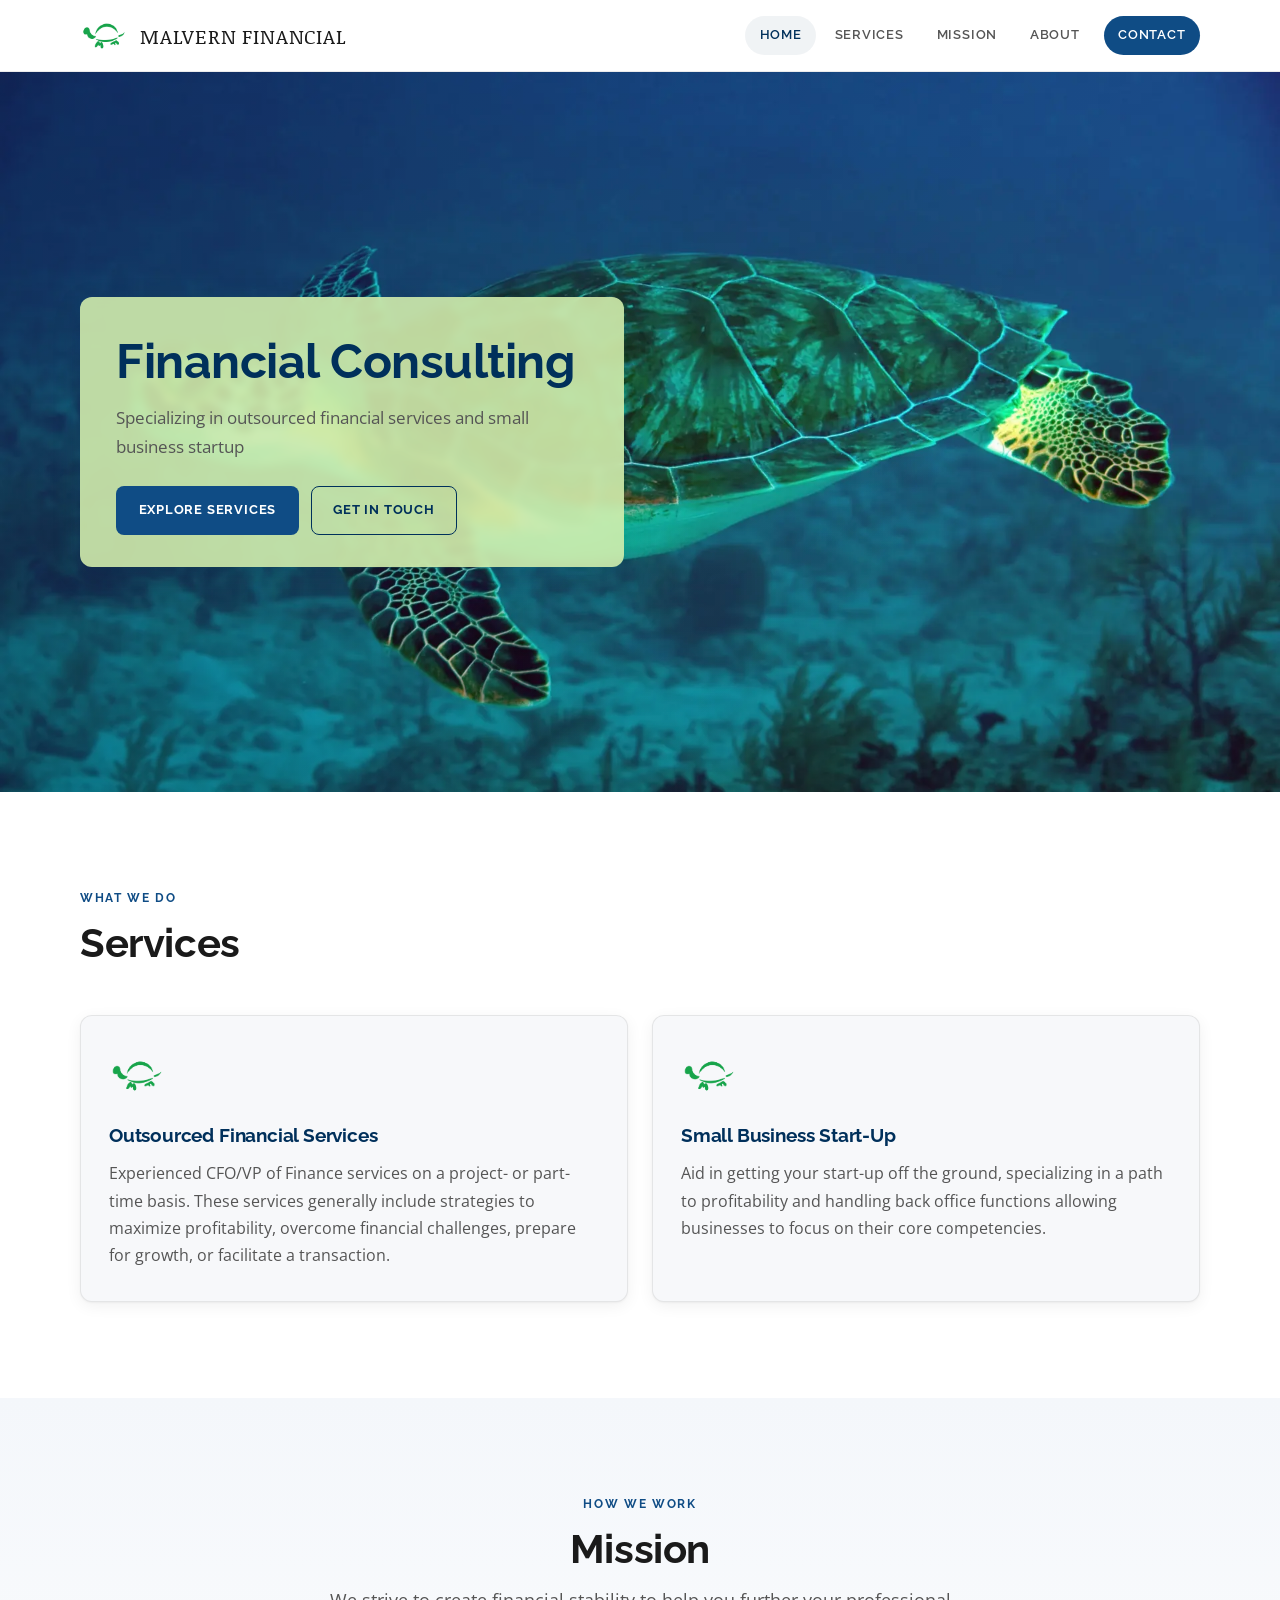
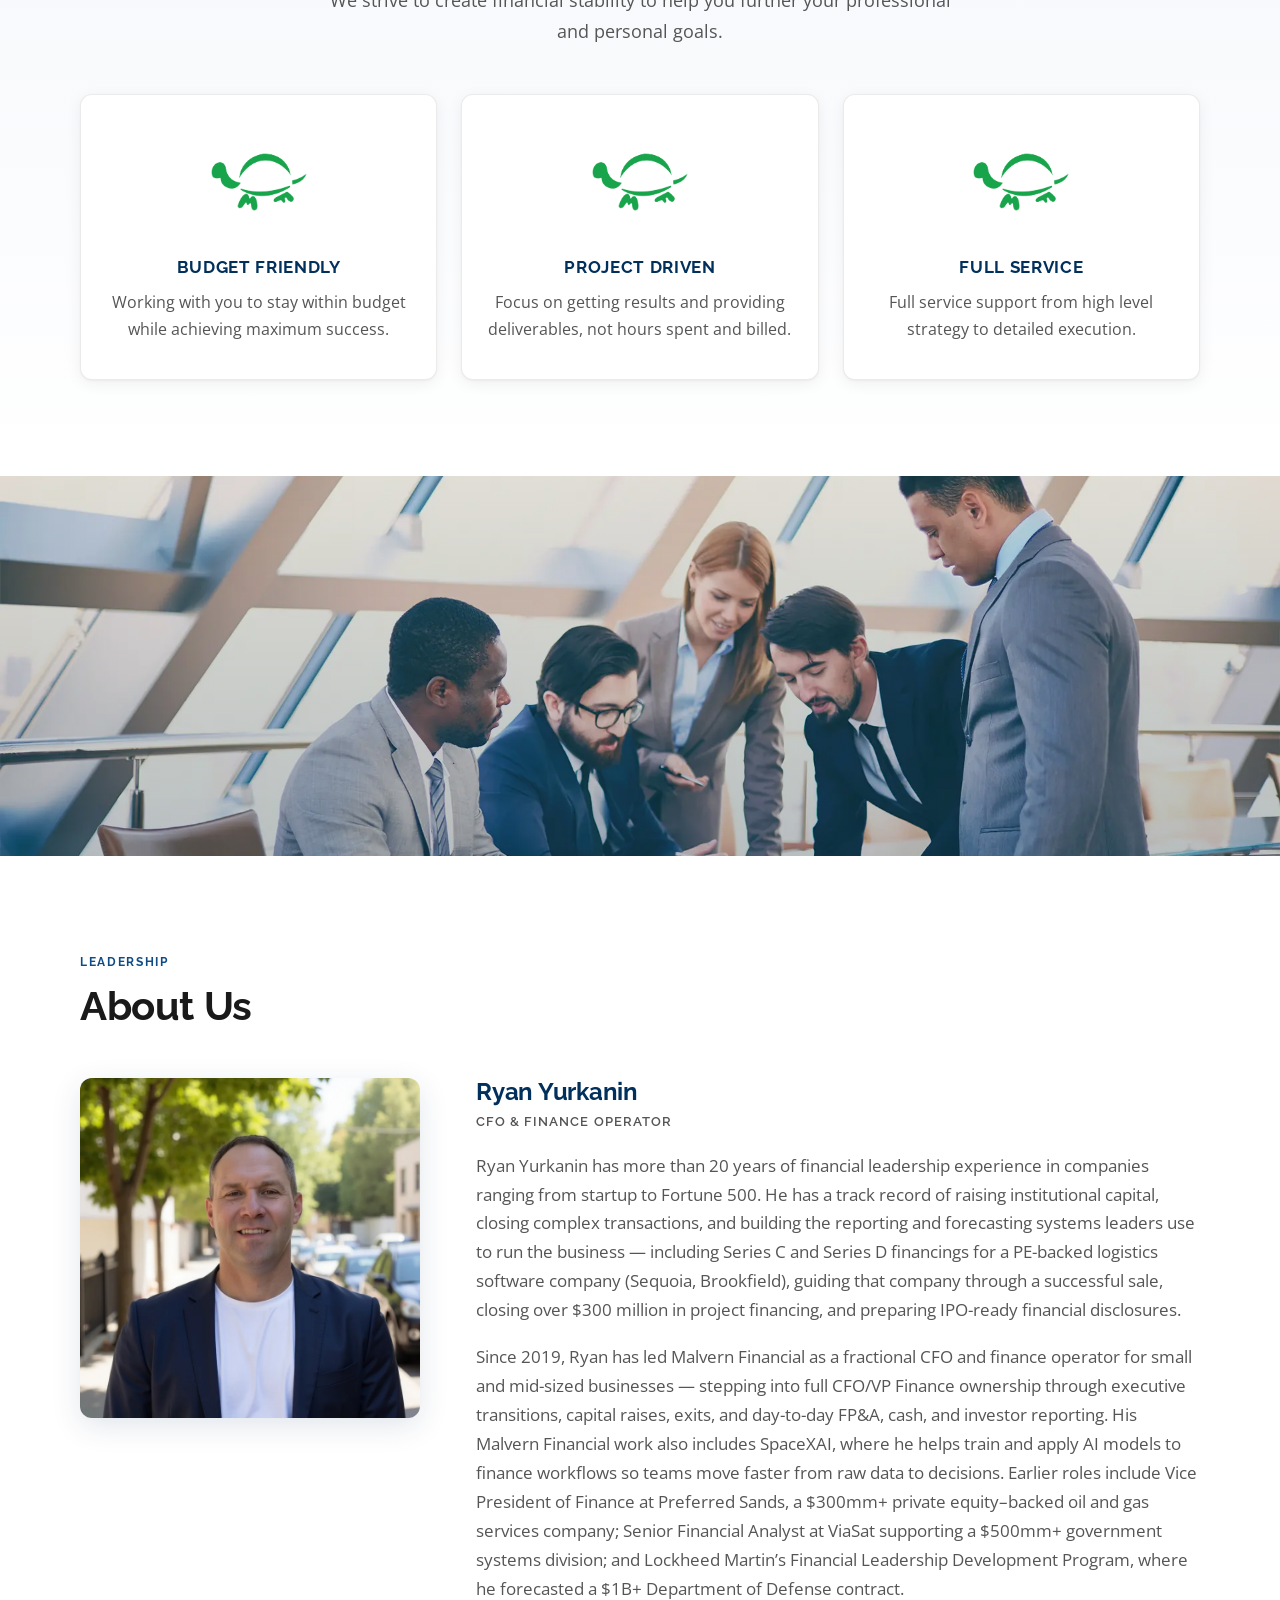
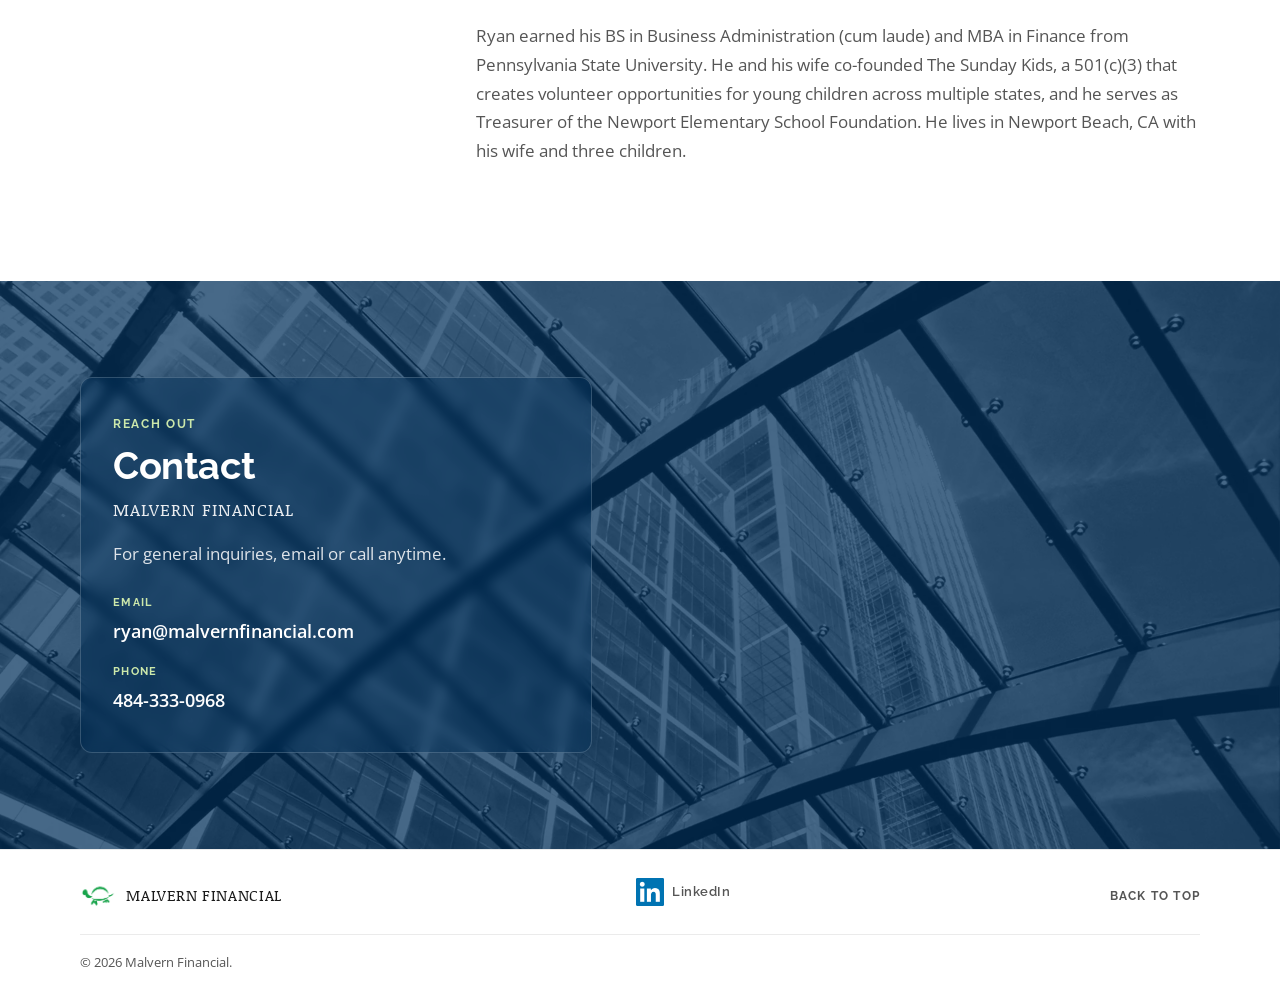
<file: index.html>
<!DOCTYPE html>
<html lang="en">
<head>
  <meta charset="utf-8">
  <meta name="viewport" content="width=device-width, initial-scale=1">
  <title>Malvern Financial | Fractional CFO &amp; Financial Consulting</title>
  <meta name="description" content="Malvern Financial provides outsourced CFO and small business startup financial services. Led by Ryan Yurkanin.">
  <link rel="canonical" href="https://www.malvernfinancial.com/">
  <meta property="og:title" content="Malvern Financial">
  <meta property="og:description" content="Outsourced financial services and small business startup consulting.">
  <meta property="og:url" content="https://www.malvernfinancial.com/">
  <meta property="og:type" content="website">
  <meta property="og:image" content="https://www.malvernfinancial.com/assets/logo-turtle-header.jpg">
  <link rel="icon" type="image/png" sizes="32x32" href="assets/favicon-32.png">
  <link rel="apple-touch-icon" sizes="180x180" href="assets/favicon-180.png">
  <link rel="icon" type="image/png" sizes="192x192" href="assets/favicon-192.png">
  <link rel="preconnect" href="https://fonts.googleapis.com">
  <link rel="preconnect" href="https://fonts.gstatic.com" crossorigin>
  <link href="https://fonts.googleapis.com/css2?family=Noticia+Text:wght@400;700&family=Open+Sans:wght@400;600;700&family=Raleway:wght@500;600;700&display=swap" rel="stylesheet">
  <link rel="stylesheet" href="css/styles.css">
</head>
<body>
  <a class="skip-link" href="#main">Skip to content</a>

  <header class="site-header" id="top">
    <div class="header-inner">
      <a class="brand" href="#home" aria-label="Malvern Financial home">
        <img class="brand-logo" src="assets/logo-turtle-header.jpg" alt="" width="56" height="56">
        <span class="brand-name">Malvern Financial</span>
      </a>

      <button class="nav-toggle" type="button" aria-expanded="false" aria-controls="site-nav" aria-label="Open menu">
        <span class="nav-toggle-bar"></span>
        <span class="nav-toggle-bar"></span>
        <span class="nav-toggle-bar"></span>
      </button>

      <nav class="site-nav" id="site-nav" aria-label="Primary">
        <ul>
          <li><a href="#home">Home</a></li>
          <li><a href="#services">Services</a></li>
          <li><a href="#mission">Mission</a></li>
          <li><a href="#about">About</a></li>
          <li><a class="nav-cta" href="#contact">Contact</a></li>
        </ul>
      </nav>
    </div>
  </header>

  <main id="main">
    <section class="hero" id="home" aria-label="Home">
      <picture class="hero-bg">
        <source srcset="assets/hero-sea-turtle.webp" type="image/webp">
        <img src="assets/hero-sea-turtle.jpg" alt="" width="1920" height="1080" fetchpriority="high">
      </picture>
      <div class="hero-overlay"></div>
      <div class="hero-content">
        <div class="hero-card">
          <h1>Financial Consulting</h1>
          <p class="hero-sub">Specializing in outsourced financial services and small business startup</p>
          <div class="hero-actions">
            <a class="btn btn-primary" href="#services">Explore services</a>
            <a class="btn btn-ghost" href="#contact">Get in touch</a>
          </div>
        </div>
      </div>
    </section>

    <section class="section services" id="services">
      <div class="container">
        <header class="section-header">
          <p class="section-eyebrow">What we do</p>
          <h2>Services</h2>
        </header>

        <div class="services-grid">
          <article class="service-card">
            <img class="service-icon" src="assets/logo-turtle-mission.png" alt="" width="64" height="64">
            <h3>Outsourced Financial Services</h3>
            <p>Experienced CFO/VP of Finance services on a project- or part-time basis. These services generally include strategies to maximize profitability, overcome financial challenges, prepare for growth, or facilitate a transaction.</p>
          </article>
          <article class="service-card">
            <img class="service-icon" src="assets/logo-turtle-mission.png" alt="" width="64" height="64">
            <h3>Small Business Start-Up</h3>
            <p>Aid in getting your start-up off the ground, specializing in a path to profitability and handling back office functions allowing businesses to focus on their core competencies.</p>
          </article>
        </div>
      </div>
    </section>

    <section class="section mission" id="mission">
      <div class="container">
        <header class="section-header section-header--center">
          <p class="section-eyebrow">How we work</p>
          <h2>Mission</h2>
          <p class="section-lead">We strive to create financial stability to help you further your professional and personal goals.</p>
        </header>

        <div class="pillars">
          <article class="pillar">
            <img class="pillar-icon" src="assets/logo-turtle-mission.png" alt="" width="120" height="120">
            <h3>Budget Friendly</h3>
            <p>Working with you to stay within budget while achieving maximum success.</p>
          </article>
          <article class="pillar">
            <img class="pillar-icon" src="assets/logo-turtle-mission.png" alt="" width="120" height="120">
            <h3>Project Driven</h3>
            <p>Focus on getting results and providing deliverables, not hours spent and billed.</p>
          </article>
          <article class="pillar">
            <img class="pillar-icon" src="assets/logo-turtle-mission.png" alt="" width="120" height="120">
            <h3>Full Service</h3>
            <p>Full service support from high level strategy to detailed execution.</p>
          </article>
        </div>
      </div>
    </section>

    <section class="photo-strip" aria-hidden="true">
      <picture>
        <source srcset="assets/strip-meeting.webp" type="image/webp">
        <img src="assets/strip-meeting.jpg" alt="" width="1920" height="913" loading="lazy">
      </picture>
    </section>

    <section class="section about" id="about">
      <div class="container">
        <header class="section-header">
          <p class="section-eyebrow">Leadership</p>
          <h2>About Us</h2>
        </header>

        <div class="about-grid">
          <figure class="about-photo">
            <picture>
              <source srcset="assets/ryan-yurkanin.webp" type="image/webp">
              <img src="assets/ryan-yurkanin.jpg" alt="Ryan Yurkanin, founder of Malvern Financial" width="800" height="800" loading="lazy">
            </picture>
          </figure>
          <div class="about-copy">
            <h3 class="about-name">Ryan Yurkanin</h3>
            <p class="about-role">CFO &amp; Finance Operator</p>
            <p>Ryan Yurkanin has more than 20 years of financial leadership experience in companies ranging from startup to Fortune 500. He has a track record of raising institutional capital, closing complex transactions, and building the reporting and forecasting systems leaders use to run the business — including Series C and Series D financings for a PE-backed logistics software company (Sequoia, Brookfield), guiding that company through a successful sale, closing over $300 million in project financing, and preparing IPO-ready financial disclosures.</p>
            <p>Since 2019, Ryan has led Malvern Financial as a fractional CFO and finance operator for small and mid-sized businesses — stepping into full CFO/VP Finance ownership through executive transitions, capital raises, exits, and day-to-day FP&amp;A, cash, and investor reporting. His Malvern Financial work also includes SpaceXAI, where he helps train and apply AI models to finance workflows so teams move faster from raw data to decisions. Earlier roles include Vice President of Finance at Preferred Sands, a $300mm+ private equity–backed oil and gas services company; Senior Financial Analyst at ViaSat supporting a $500mm+ government systems division; and Lockheed Martin’s Financial Leadership Development Program, where he forecasted a $1B+ Department of Defense contract.</p>
            <p>Ryan earned his BS in Business Administration (cum laude) and MBA in Finance from Pennsylvania State University. He and his wife co-founded The Sunday Kids, a 501(c)(3) that creates volunteer opportunities for young children across multiple states, and he serves as Treasurer of the Newport Elementary School Foundation. He lives in Newport Beach, CA with his wife and three children.</p>
          </div>
        </div>
      </div>
    </section>

    <section class="contact" id="contact">
      <picture class="contact-bg">
        <source srcset="assets/strip-architecture-bw.webp" type="image/webp">
        <img src="assets/strip-architecture-bw.jpg" alt="" width="1920" height="1080" loading="lazy">
      </picture>
      <div class="contact-overlay"></div>
      <div class="container contact-inner">
        <div class="contact-card">
          <p class="section-eyebrow section-eyebrow--light">Reach out</p>
          <h2>Contact</h2>
          <p class="contact-brand">Malvern Financial</p>
          <p class="contact-intro">For general inquiries, email or call anytime.</p>
          <ul class="contact-list">
            <li>
              <span class="contact-label">Email</span>
              <a href="mailto:ryan@malvernfinancial.com">ryan@malvernfinancial.com</a>
            </li>
            <li>
              <span class="contact-label">Phone</span>
              <a href="tel:+14843330968">484-333-0968</a>
            </li>
          </ul>
        </div>
      </div>
    </section>
  </main>

  <footer class="site-footer">
    <div class="container footer-inner">
      <div class="footer-brand">
        <img src="assets/logo-turtle-header.jpg" alt="" width="40" height="40">
        <span>Malvern Financial</span>
      </div>
      <div class="footer-social">
        <a href="https://www.linkedin.com/in/ryan-yurkanin-8aba0b6" target="_blank" rel="noopener noreferrer" aria-label="Ryan Yurkanin on LinkedIn">
          <img src="assets/icon-linkedin.png" alt="" width="28" height="28">
          <span>LinkedIn</span>
        </a>
      </div>
      <a class="back-to-top" href="#home">
        <img src="assets/icon-back-to-top.png" alt="" width="18" height="10">
        <span>Back to top</span>
      </a>
    </div>
    <div class="container footer-meta">
      <p>&copy; <span id="year"></span> Malvern Financial.</p>
    </div>
  </footer>

  <script src="js/main.js" defer></script>
</body>
</html>
</file>
<file: css/styles.css>
/* Malvern Financial — static rebuild */

:root {
  --color-bg: #ffffff;
  --color-text: #1a1a1a;
  --color-muted: #555555;
  --color-navy: #00305b;
  --color-navy-40: rgba(0, 48, 91, 0.4);
  --color-navy-72: rgba(0, 48, 91, 0.72);
  --color-cta: #0f4c85;
  --color-cta-hover: #0c3d6b;
  --color-green: #18a44b;
  --color-hero-card: rgba(214, 241, 175, 0.88);
  --color-border: rgba(0, 0, 0, 0.08);
  --color-surface: #f7f8fa;
  --font-wordmark: "Noticia Text", Georgia, serif;
  --font-heading: "Raleway", "Helvetica Neue", Arial, sans-serif;
  --font-body: "Open Sans", "Helvetica Neue", Arial, sans-serif;
  --header-h: 4.5rem;
  --max: 1120px;
  --radius: 12px;
  --shadow-sm: 0 1px 2px rgba(0, 0, 0, 0.04), 0 4px 16px rgba(0, 0, 0, 0.06);
  --shadow-md: 0 8px 30px rgba(0, 48, 91, 0.12);
  --ease: cubic-bezier(0.22, 1, 0.36, 1);
}

*,
*::before,
*::after {
  box-sizing: border-box;
}

html {
  scroll-behavior: smooth;
  scroll-padding-top: calc(var(--header-h) + 0.75rem);
}

body {
  margin: 0;
  font-family: var(--font-body);
  font-size: 1.0625rem;
  line-height: 1.7;
  color: var(--color-text);
  background: var(--color-bg);
  -webkit-font-smoothing: antialiased;
}

img {
  max-width: 100%;
  height: auto;
  display: block;
}

a {
  color: var(--color-cta);
  text-decoration-thickness: 1px;
  text-underline-offset: 0.18em;
}

a:hover {
  color: var(--color-cta-hover);
}

h1, h2, h3 {
  font-family: var(--font-heading);
  font-weight: 700;
  line-height: 1.2;
  letter-spacing: -0.01em;
  color: var(--color-text);
  margin: 0 0 0.75rem;
}

p {
  margin: 0 0 1rem;
}

p:last-child {
  margin-bottom: 0;
}

ul {
  margin: 0;
  padding: 0;
  list-style: none;
}

.skip-link {
  position: absolute;
  left: 1rem;
  top: -100px;
  z-index: 1000;
  background: var(--color-navy);
  color: #fff;
  padding: 0.75rem 1rem;
  border-radius: 6px;
}

.skip-link:focus {
  top: 1rem;
}

.container {
  width: min(100% - 2.5rem, var(--max));
  margin-inline: auto;
}

/* —— Header —— */
.site-header {
  position: sticky;
  top: 0;
  z-index: 100;
  height: var(--header-h);
  background: rgba(255, 255, 255, 0.92);
  backdrop-filter: blur(12px);
  -webkit-backdrop-filter: blur(12px);
  border-bottom: 1px solid var(--color-border);
}

.header-inner {
  width: min(100% - 2.5rem, var(--max));
  margin-inline: auto;
  height: 100%;
  display: flex;
  align-items: center;
  justify-content: space-between;
  gap: 1.5rem;
}

.brand {
  display: inline-flex;
  align-items: center;
  gap: 0.75rem;
  text-decoration: none;
  color: inherit;
  min-width: 0;
}

.brand:hover {
  color: inherit;
}

.brand-logo {
  width: 48px;
  height: 48px;
  object-fit: contain;
  border-radius: 6px;
  flex-shrink: 0;
}

.brand-name {
  font-family: var(--font-wordmark);
  font-size: 1.25rem;
  letter-spacing: 0.04em;
  text-transform: uppercase;
  white-space: nowrap;
}

.site-nav ul {
  display: flex;
  align-items: center;
  gap: 0.25rem;
}

.site-nav a {
  display: inline-block;
  padding: 0.55rem 0.9rem;
  font-family: var(--font-heading);
  font-size: 0.8125rem;
  font-weight: 600;
  letter-spacing: 0.06em;
  text-transform: uppercase;
  text-decoration: none;
  color: var(--color-muted);
  border-radius: 999px;
  transition: color 0.2s var(--ease), background 0.2s var(--ease);
}

.site-nav a:hover,
.site-nav a.is-active {
  color: var(--color-navy);
  background: rgba(0, 48, 91, 0.06);
}

.site-nav a.nav-cta {
  margin-left: 0.35rem;
  background: var(--color-cta);
  color: #fff;
}

.site-nav a.nav-cta:hover,
.site-nav a.nav-cta.is-active {
  background: var(--color-cta-hover);
  color: #fff;
}

.nav-toggle {
  display: none;
  width: 2.75rem;
  height: 2.75rem;
  padding: 0;
  border: 1px solid var(--color-border);
  border-radius: 8px;
  background: #fff;
  cursor: pointer;
  align-items: center;
  justify-content: center;
  flex-direction: column;
  gap: 5px;
}

.nav-toggle-bar {
  display: block;
  width: 1.15rem;
  height: 2px;
  background: var(--color-navy);
  border-radius: 1px;
  transition: transform 0.25s var(--ease), opacity 0.2s;
}

.nav-toggle[aria-expanded="true"] .nav-toggle-bar:nth-child(1) {
  transform: translateY(7px) rotate(45deg);
}

.nav-toggle[aria-expanded="true"] .nav-toggle-bar:nth-child(2) {
  opacity: 0;
}

.nav-toggle[aria-expanded="true"] .nav-toggle-bar:nth-child(3) {
  transform: translateY(-7px) rotate(-45deg);
}

/* —— Hero —— */
.hero {
  position: relative;
  min-height: min(88vh, 720px);
  display: grid;
  align-items: center;
  overflow: hidden;
  color: var(--color-text);
}

.hero-bg,
.hero-bg img {
  position: absolute;
  inset: 0;
  width: 100%;
  height: 100%;
  object-fit: cover;
  object-position: center 40%;
}

.hero-overlay {
  position: absolute;
  inset: 0;
  background:
    linear-gradient(120deg, rgba(0, 48, 91, 0.45) 0%, rgba(0, 48, 91, 0.15) 45%, transparent 70%),
    linear-gradient(0deg, rgba(0, 0, 0, 0.25), transparent 50%);
}

.hero-content {
  position: relative;
  z-index: 1;
  width: min(100% - 2.5rem, var(--max));
  margin: 4rem auto;
}

.hero-card {
  max-width: 34rem;
  padding: 2.25rem 2.25rem 2rem;
  background: var(--color-hero-card);
  border-radius: var(--radius);
  box-shadow: var(--shadow-md);
  backdrop-filter: blur(4px);
}

.hero-eyebrow,
.section-eyebrow {
  margin: 0 0 0.65rem;
  font-family: var(--font-heading);
  font-size: 0.75rem;
  font-weight: 700;
  letter-spacing: 0.14em;
  text-transform: uppercase;
  color: var(--color-cta);
}

.section-eyebrow--light {
  color: rgba(214, 241, 175, 0.95);
}

.hero h1 {
  font-size: clamp(2rem, 4.5vw, 3rem);
  margin-bottom: 0.85rem;
  color: var(--color-navy);
}

.hero-sub {
  font-size: 1.0625rem;
  color: var(--color-muted);
  margin-bottom: 1.5rem;
}

.hero-actions {
  display: flex;
  flex-wrap: wrap;
  gap: 0.75rem;
}

.btn {
  display: inline-flex;
  align-items: center;
  justify-content: center;
  padding: 0.8rem 1.35rem;
  font-family: var(--font-heading);
  font-size: 0.8125rem;
  font-weight: 700;
  letter-spacing: 0.06em;
  text-transform: uppercase;
  text-decoration: none;
  border-radius: 8px;
  border: 1.5px solid transparent;
  transition: background 0.2s var(--ease), color 0.2s var(--ease), border-color 0.2s var(--ease);
}

.btn-primary {
  background: var(--color-cta);
  color: #fff;
}

.btn-primary:hover {
  background: var(--color-cta-hover);
  color: #fff;
}

.btn-ghost {
  background: transparent;
  border-color: var(--color-navy);
  color: var(--color-navy);
}

.btn-ghost:hover {
  background: var(--color-navy);
  color: #fff;
}

/* —— Sections —— */
.section {
  padding: clamp(3.5rem, 8vw, 6rem) 0;
}

.section-header {
  margin-bottom: clamp(2rem, 4vw, 3rem);
  max-width: 40rem;
}

.section-header--center {
  margin-inline: auto;
  text-align: center;
}

.section-header h2 {
  font-size: clamp(1.85rem, 3.5vw, 2.5rem);
  margin-bottom: 0.75rem;
}

.section-lead {
  font-size: 1.125rem;
  color: var(--color-muted);
  margin: 0;
}

/* Services */
.services {
  background: var(--color-bg);
}

.services-grid {
  display: grid;
  grid-template-columns: repeat(2, 1fr);
  gap: 1.5rem;
}

.service-card {
  padding: 2rem 1.75rem;
  background: var(--color-surface);
  border: 1px solid var(--color-border);
  border-radius: var(--radius);
  box-shadow: var(--shadow-sm);
  transition: transform 0.25s var(--ease), box-shadow 0.25s var(--ease);
}

.service-card:hover {
  transform: translateY(-3px);
  box-shadow: var(--shadow-md);
}

.service-icon {
  width: 56px;
  height: 56px;
  object-fit: contain;
  margin-bottom: 1.25rem;
}

.service-card h3 {
  font-size: 1.2rem;
  margin-bottom: 0.85rem;
  color: var(--color-navy);
}

.service-card p {
  color: var(--color-muted);
  font-size: 1rem;
}

/* Mission */
.mission {
  background: linear-gradient(180deg, #f4f7fb 0%, #ffffff 100%);
}

.pillars {
  display: grid;
  grid-template-columns: repeat(3, 1fr);
  gap: 1.5rem;
}

.pillar {
  text-align: center;
  padding: 2rem 1.5rem 2.25rem;
  background: #fff;
  border: 1px solid var(--color-border);
  border-radius: var(--radius);
  box-shadow: var(--shadow-sm);
}

.pillar-icon {
  width: 110px;
  height: 110px;
  object-fit: contain;
  margin: 0 auto 1.25rem;
}

.pillar h3 {
  font-size: 1.05rem;
  letter-spacing: 0.04em;
  text-transform: uppercase;
  color: var(--color-navy);
  margin-bottom: 0.75rem;
}

.pillar p {
  color: var(--color-muted);
  font-size: 0.98rem;
}

/* Photo strip */
.photo-strip {
  position: relative;
  height: clamp(220px, 32vw, 380px);
  overflow: hidden;
}

.photo-strip picture,
.photo-strip img {
  width: 100%;
  height: 100%;
  object-fit: cover;
  object-position: center 45%;
}

.photo-strip::after {
  content: "";
  position: absolute;
  inset: 0;
  background: linear-gradient(180deg, rgba(0, 48, 91, 0.12), rgba(0, 48, 91, 0.28));
  pointer-events: none;
}

/* About */
.about {
  background: var(--color-bg);
}

.about-grid {
  display: grid;
  grid-template-columns: minmax(240px, 340px) 1fr;
  gap: clamp(2rem, 5vw, 3.5rem);
  align-items: start;
}

.about-photo {
  margin: 0;
  border-radius: var(--radius);
  overflow: hidden;
  box-shadow: var(--shadow-md);
  background: var(--color-surface);
}

.about-photo img {
  width: 100%;
  aspect-ratio: 1;
  object-fit: cover;
  object-position: center top;
}

.about-name {
  font-size: 1.5rem;
  margin-bottom: 0.25rem;
  color: var(--color-navy);
}

.about-role {
  margin: 0 0 1.35rem;
  font-family: var(--font-heading);
  font-size: 0.8125rem;
  font-weight: 600;
  letter-spacing: 0.08em;
  text-transform: uppercase;
  color: var(--color-green);
}

.about-copy p {
  color: var(--color-muted);
  margin-bottom: 1.15rem;
}

/* Contact */
.contact {
  position: relative;
  min-height: 420px;
  display: grid;
  align-items: center;
  padding: clamp(4rem, 8vw, 6rem) 0;
  overflow: hidden;
  color: #fff;
}

.contact-bg,
.contact-bg img {
  position: absolute;
  inset: 0;
  width: 100%;
  height: 100%;
  object-fit: cover;
  object-position: center;
}

.contact-overlay {
  position: absolute;
  inset: 0;
  background: var(--color-navy-72);
}

.contact-inner {
  position: relative;
  z-index: 1;
}

.contact-card {
  max-width: 32rem;
  padding: 2.25rem 2rem;
  background: var(--color-navy-40);
  border: 1px solid rgba(255, 255, 255, 0.18);
  border-radius: var(--radius);
  backdrop-filter: blur(6px);
}

.contact-card h2 {
  color: #fff;
  font-size: clamp(1.85rem, 3vw, 2.35rem);
  margin-bottom: 0.35rem;
}

.contact-brand {
  font-family: var(--font-wordmark);
  font-size: 1.05rem;
  letter-spacing: 0.06em;
  text-transform: uppercase;
  margin-bottom: 1rem;
  color: rgba(255, 255, 255, 0.9);
}

.contact-intro {
  color: rgba(255, 255, 255, 0.85);
  margin-bottom: 1.5rem;
}

.contact-list {
  display: grid;
  gap: 1rem;
}

.contact-list li {
  display: grid;
  gap: 0.2rem;
}

.contact-label {
  font-family: var(--font-heading);
  font-size: 0.7rem;
  font-weight: 700;
  letter-spacing: 0.12em;
  text-transform: uppercase;
  color: rgba(214, 241, 175, 0.95);
}

.contact-list a {
  color: #fff;
  font-size: 1.15rem;
  font-weight: 600;
  text-decoration: none;
  word-break: break-word;
}

.contact-list a:hover {
  color: #d6f1af;
}

/* Footer */
.site-footer {
  background: #fff;
  border-top: 1px solid var(--color-border);
  padding: 1.75rem 0 1.5rem;
}

.footer-inner {
  display: flex;
  align-items: center;
  justify-content: space-between;
  gap: 1.25rem;
  flex-wrap: wrap;
}

.footer-brand {
  display: inline-flex;
  align-items: center;
  gap: 0.65rem;
  font-family: var(--font-wordmark);
  letter-spacing: 0.04em;
  text-transform: uppercase;
  font-size: 0.95rem;
}

.footer-brand img {
  width: 36px;
  height: 36px;
  border-radius: 4px;
}

.footer-social a {
  display: inline-flex;
  align-items: center;
  gap: 0.5rem;
  text-decoration: none;
  color: var(--color-muted);
  font-family: var(--font-heading);
  font-size: 0.8125rem;
  font-weight: 600;
  letter-spacing: 0.04em;
}

.footer-social a:hover {
  color: var(--color-cta);
}

.footer-social img {
  width: 28px;
  height: 28px;
}

.back-to-top {
  display: inline-flex;
  align-items: center;
  gap: 0.45rem;
  text-decoration: none;
  color: var(--color-muted);
  font-family: var(--font-heading);
  font-size: 0.75rem;
  font-weight: 700;
  letter-spacing: 0.1em;
  text-transform: uppercase;
}

.back-to-top:hover {
  color: var(--color-navy);
}

.footer-meta {
  margin-top: 1.25rem;
  padding-top: 1rem;
  border-top: 1px solid var(--color-border);
}

.footer-meta p {
  margin: 0;
  font-size: 0.8125rem;
  color: var(--color-muted);
}

/* —— Responsive —— */
@media (max-width: 900px) {
  .services-grid,
  .pillars {
    grid-template-columns: 1fr;
  }

  .pillars {
    max-width: 28rem;
    margin-inline: auto;
  }

  .about-grid {
    grid-template-columns: 1fr;
    max-width: 40rem;
  }

  .about-photo {
    max-width: 320px;
  }
}

@media (max-width: 768px) {
  :root {
    --header-h: 4rem;
  }

  .nav-toggle {
    display: inline-flex;
  }

  .site-nav {
    position: absolute;
    top: var(--header-h);
    left: 0;
    right: 0;
    background: #fff;
    border-bottom: 1px solid var(--color-border);
    box-shadow: var(--shadow-md);
    padding: 0.75rem 1.25rem 1.25rem;
    display: none;
  }

  .site-nav.is-open {
    display: block;
  }

  .site-nav ul {
    flex-direction: column;
    align-items: stretch;
    gap: 0.25rem;
  }

  .site-nav a {
    padding: 0.85rem 1rem;
  }

  .site-nav a.nav-cta {
    margin-left: 0;
    text-align: center;
    justify-content: center;
  }

  .brand-name {
    font-size: 1.05rem;
  }

  .brand-logo {
    width: 40px;
    height: 40px;
  }

  .hero {
    min-height: min(78vh, 640px);
  }

  .hero-card {
    padding: 1.75rem 1.5rem;
  }

  .hero-actions {
    flex-direction: column;
  }

  .btn {
    width: 100%;
  }

  .footer-inner {
    flex-direction: column;
    align-items: flex-start;
  }
}

@media (prefers-reduced-motion: reduce) {
  html {
    scroll-behavior: auto;
  }

  .service-card,
  .nav-toggle-bar,
  .btn,
  .site-nav a {
    transition: none;
  }
}
</file>
